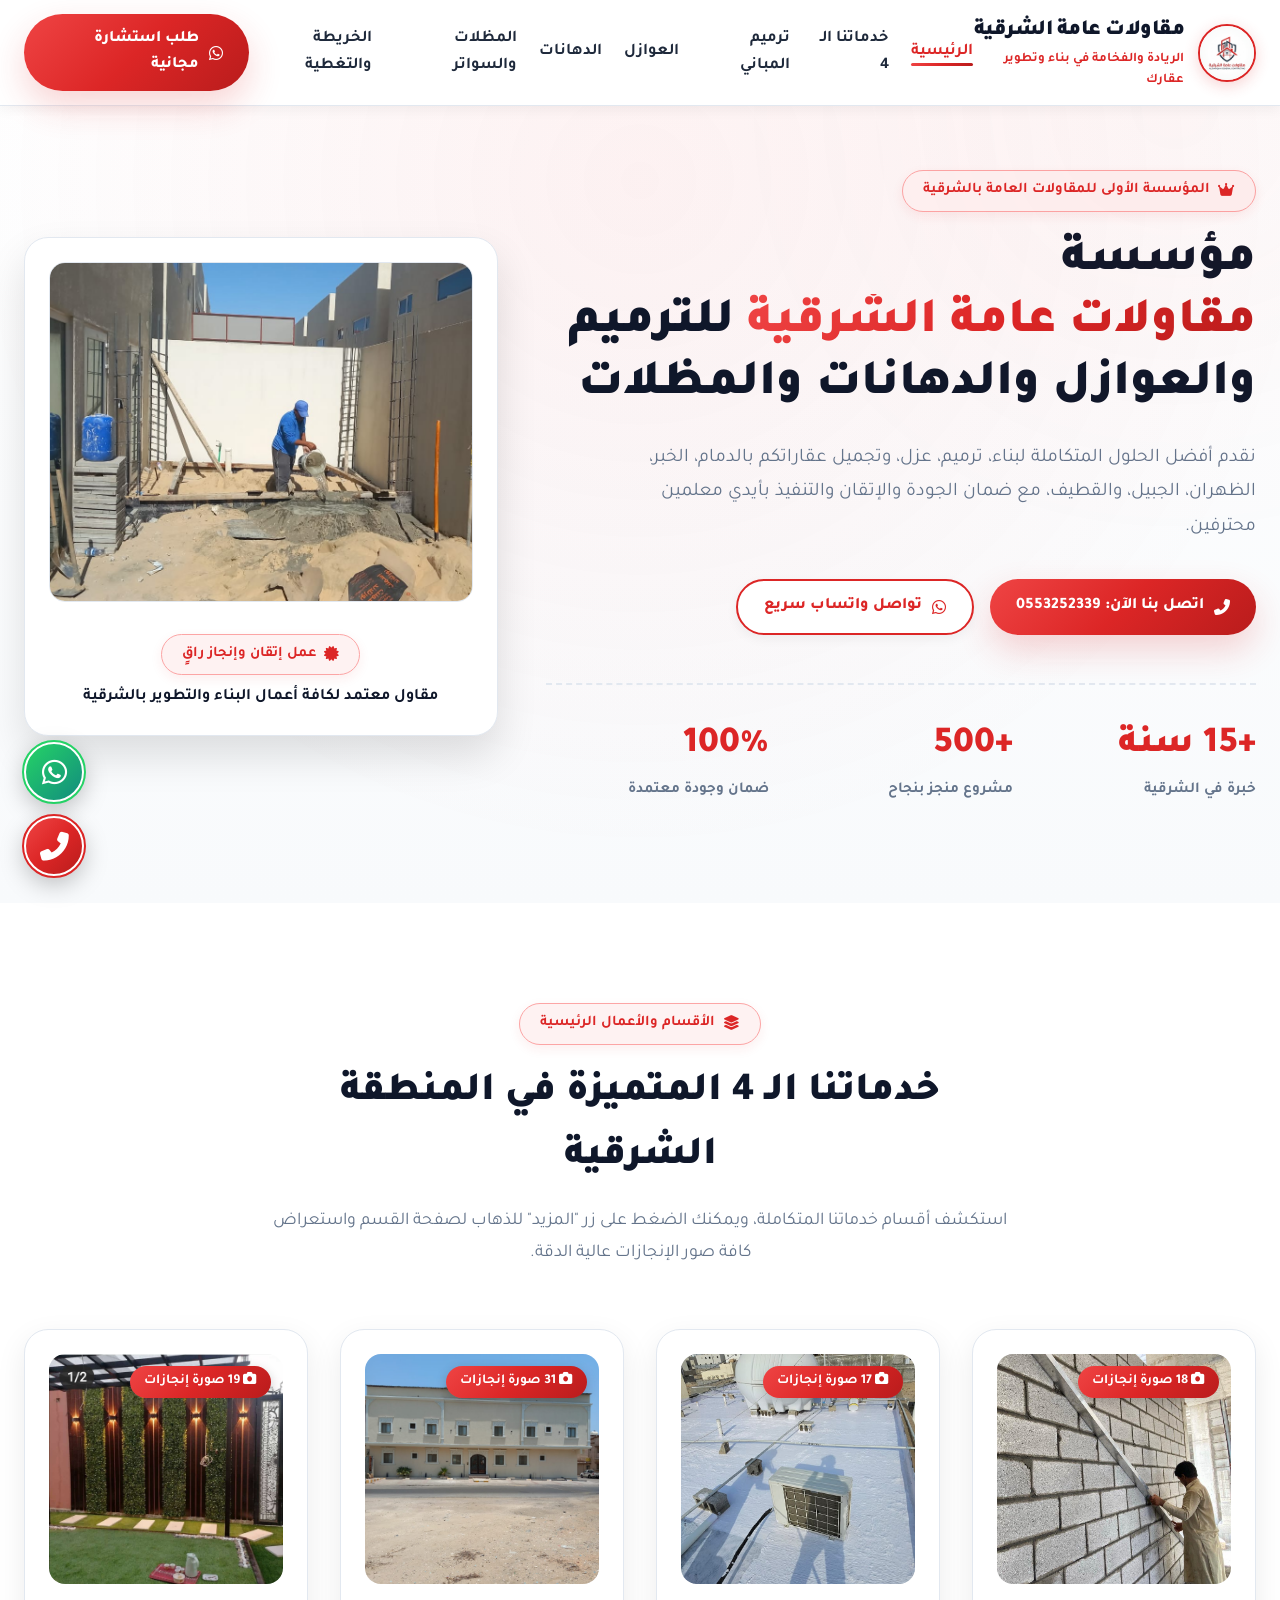
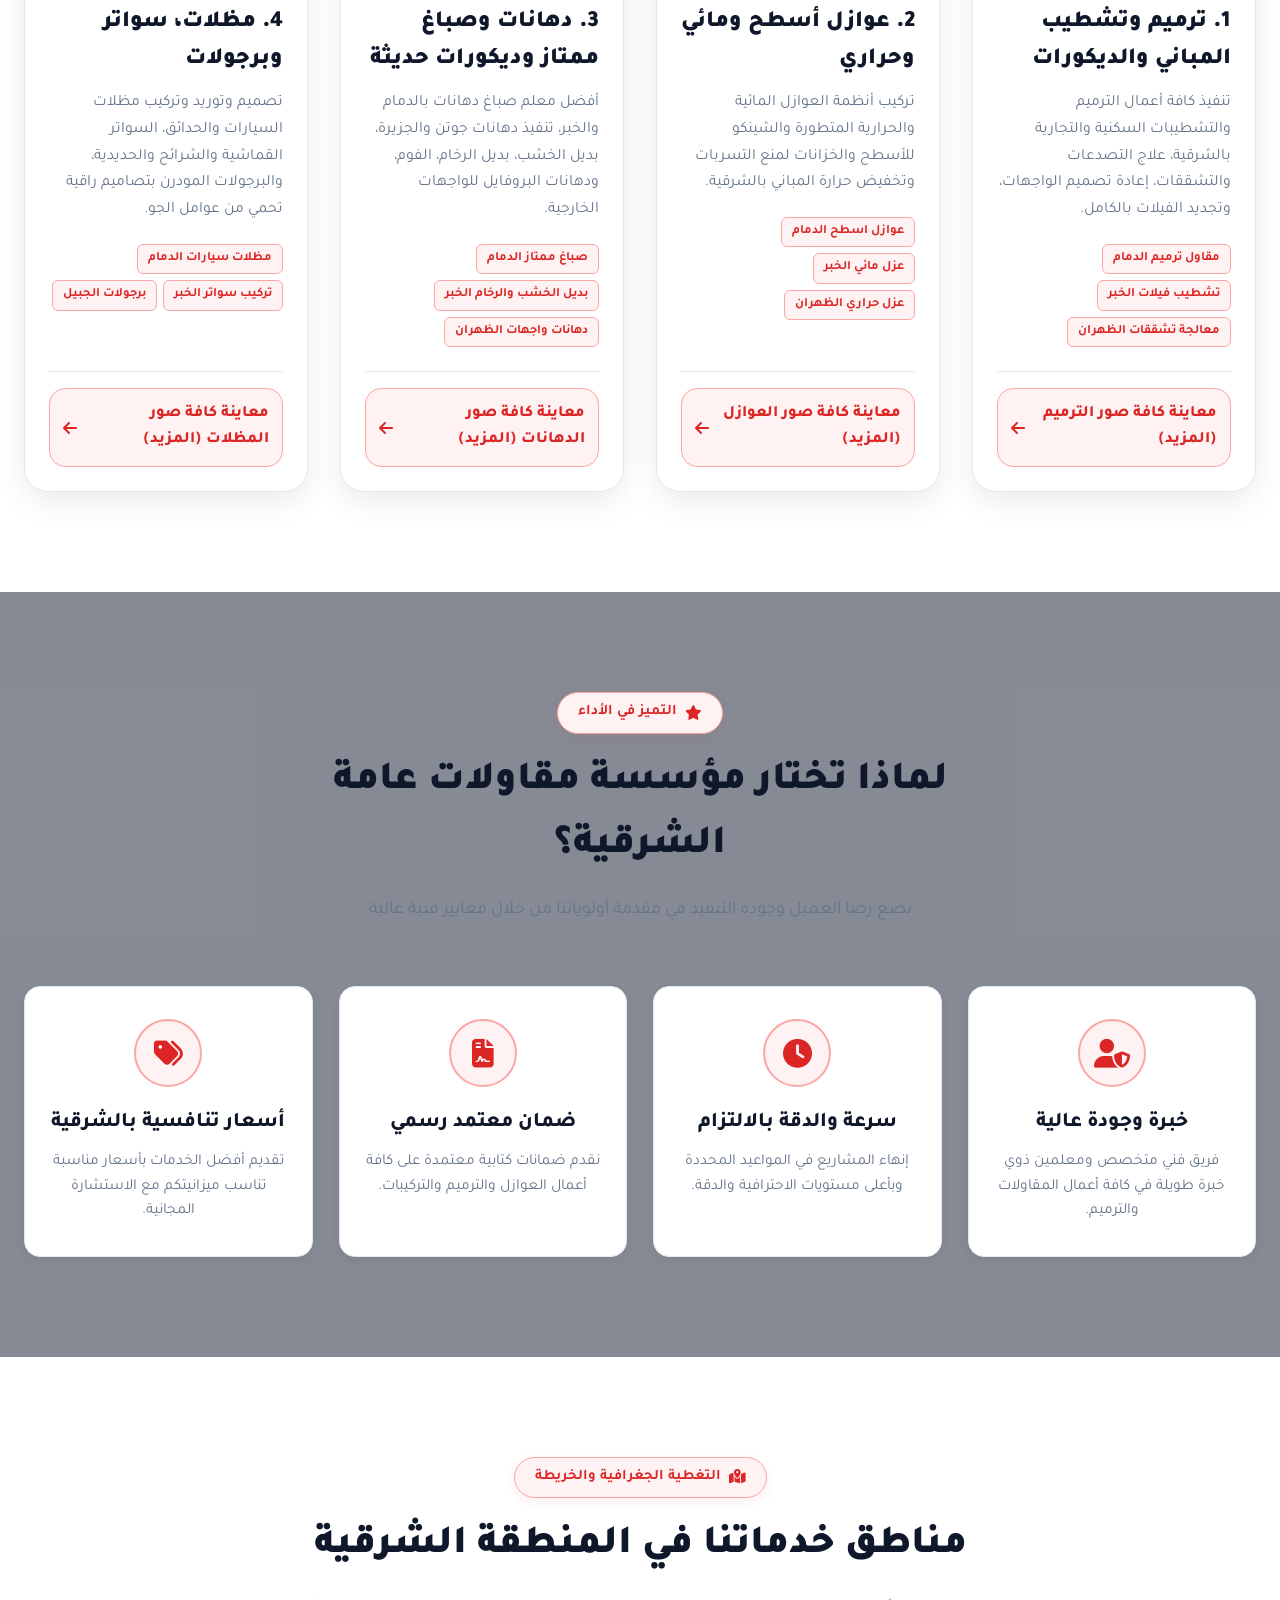
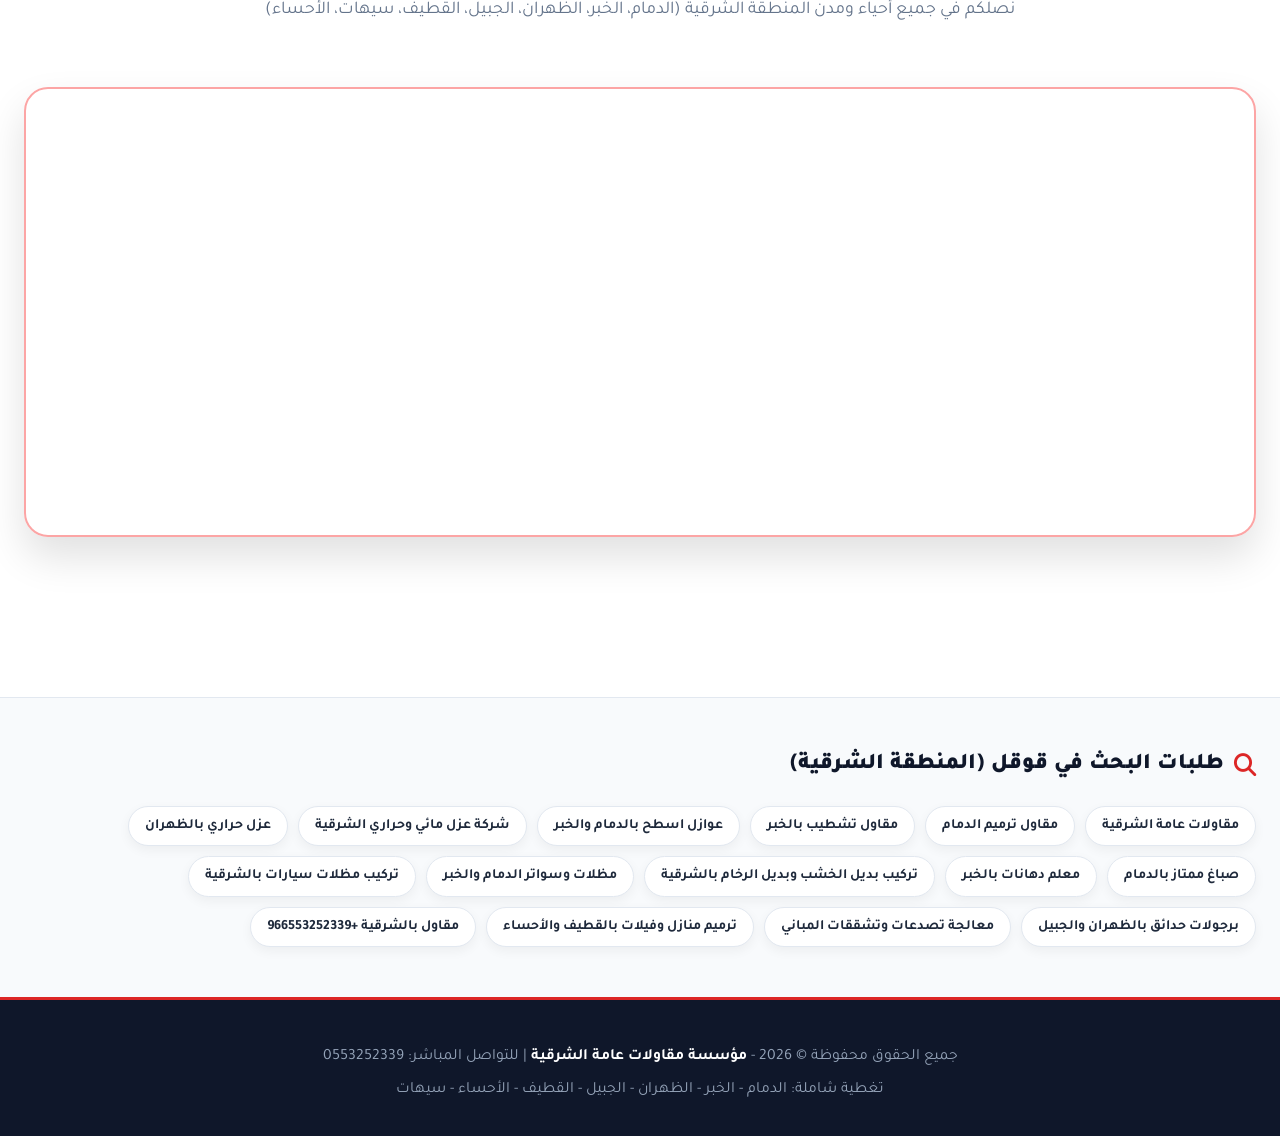
<file: index.html>
<!DOCTYPE html>
<html lang="ar" dir="rtl">
<head>
  <!-- Google Tag Manager -->
<script>(function(w,d,s,l,i){w[l]=w[l]||[];w[l].push({'gtm.start':
new Date().getTime(),event:'gtm.js'});var f=d.getElementsByTagName(s)[0],
j=d.createElement(s),dl=l!='dataLayer'?'&l='+l:'';j.async=true;j.src=
'https://www.googletagmanager.com/gtm.js?id='+i+dl;f.parentNode.insertBefore(j,f);
})(window,document,'script','dataLayer','GTM-MC4LVXMP');</script>
<!-- End Google Tag Manager -->
  <meta charset="UTF-8">
  <meta name="viewport" content="width=device-width, initial-scale=1.0">
  <title>مقاولات عامة الشرقية | ترميم، عوازل، دهانات، مظلات وسواتر بالدمام والخبر</title>
  <meta name="description" content="مؤسسة مقاولات عامة بالشرقية (الدمام، الخبر، الظهران، الجبيل، القطيف). متخصصون في ترميم المباني، عوازل الأسطح والمائي، دهانات وصباغ ممتاز، تركيب مظلات وسواتر بأعلى مواصفات الجودة بضمان معتمد. جوال: 0553252339">
  <meta name="keywords" content="مقاولات عامة الشرقية, مقاول ترميم الدمام, عوازل اسطح بالخبر, صباغ دهانات بالظهران, مظلات وسواتر الجبيل, ترميم مباني القطيف, شركة عوازل اسطح بالشرقية, بديل خشب ورخام الدمام, مقاول بالشرقية 0553252339">
  
  <!-- OpenGraph Meta Tags -->
  <meta property="og:title" content="مؤسسة مقاولات عامة بالشرقية | خبرة وضمان في البناء والترميم">
  <meta property="og:description" content="خدمات المقاولات العامة بالشرقية: ترميم مباني، عوازل مائية وحرارية، دهانات وديكورات، مظلات وسواتر. تواصل معنا: +966553252339">
  <meta property="og:image" content="logo.jpg">
  <meta property="og:type" content="website">

  <!-- Schema.org JSON-LD Structured Data for LocalBusiness -->
  <script type="application/ld+json">
  {
    "@context": "https://schema.org",
    "@type": "GeneralContractor",
    "name": "مؤسسة مقاولات عامة الشرقية",
    "image": "logo.jpg",
    "telephone": "+966553252339",
    "address": {
      "@type": "PostalAddress",
      "addressRegion": "المنطقة الشرقية",
      "addressCountry": "SA"
    },
    "geo": {
      "@type": "GeoCoordinates",
      "latitude": 26.4207,
      "longitude": 50.0888
    },
    "description": "أفضل مقاول بالشرقية لأعمال الترميم، العوازل، الدهانات، والمظلات بالسواتر",
    "areaServed": ["الدمام", "الخبر", "الظهران", "الجبيل", "القطيف", "الأحساء"]
  }
  </script>

  <link rel="stylesheet" href="styles.css">
  <link rel="stylesheet" href="https://cdnjs.cloudflare.com/ajax/libs/font-awesome/6.4.0/css/all.min.css">
</head>
<body>
  <!-- Google Tag Manager (noscript) -->
<noscript><iframe src="https://www.googletagmanager.com/ns.html?id=GTM-MC4LVXMP"
height="0" width="0" style="display:none;visibility:hidden"></iframe></noscript>
<!-- End Google Tag Manager (noscript) -->

  <!-- Fixed Floating Action Buttons -->
  <div class="floating-actions">
    <a href="https://wa.me/966553252339?text=السلام%20عليكم،%20أود%20الاستفسار%20عن%20خدمات%20المقاولات%20بالشرقية" target="_blank" class="float-btn float-whatsapp" title="تواصل عبر الواتساب">
      <i class="fab fa-whatsapp"></i>
      <span class="float-tooltip">تواصل واتساب مباشرة (+966553252339)</span>
    </a>
    <a href="tel:+966553252339" class="float-btn float-phone" title="اتصال مباشر">
      <i class="fas fa-phone-alt"></i>
      <span class="float-tooltip">اتصل بنا الآن (0553252339)</span>
    </a>
  </div>

  <!-- Royal Header -->
  <header>
    <div class="container nav-container">
      <a href="index.html" class="logo-link">
        <img src="logo.jpg" alt="شعار مقاولات عامة الشرقية" class="logo-img">
        <div class="logo-text">
          <h1>مقاولات عامة الشرقية</h1>
          <span>الريادة والفخامة في بناء وتطوير عقارك</span>
        </div>
      </a>
      <ul class="nav-menu">
        <li><a href="#hero" class="active">الرئيسية</a></li>
        <li><a href="#services">خدماتنا الـ 4</a></li>
        <li><a href="renovation.html">ترميم المباني</a></li>
        <li><a href="insulation.html">العوازل</a></li>
        <li><a href="paints.html">الدهانات</a></li>
        <li><a href="shades.html">المظلات والسواتر</a></li>
        <li><a href="#map">الخريطة والتغطية</a></li>
      </ul>
      <div class="header-cta">
        <a href="https://wa.me/966553252339?text=أود%20طلب%20استشارة%20ومعاينة%20مجانية" class="btn btn-gold">
          <i class="fab fa-whatsapp"></i> طلب استشارة مجانية
        </a>
      </div>
      <button class="mobile-toggle" aria-label="القائمة"><i class="fas fa-bars"></i></button>
    </div>
  </header>

  <!-- Hero Section -->
  <section class="hero" id="hero">
    <div class="container hero-grid">
      <div class="hero-content">
        <div class="gold-badge">
          <i class="fas fa-crown"></i> المؤسسة الأولى للمقاولات العامة بالشرقية
        </div>
        <h2>مؤسسة <span class="gold-text">مقاولات عامة الشرقية</span> للترميم والعوازل والدهانات والمظلات</h2>
        <p>نقدم أفضل الحلول المتكاملة لبناء، ترميم، عزل، وتجميل عقاراتكم بالدمام، الخبر، الظهران، الجبيل، والقطيف، مع ضمان الجودة والإتقان والتنفيذ بأيدي معلمين محترفين.</p>

        <div class="hero-actions">
          <a href="tel:+966553252339" class="btn btn-gold">
            <i class="fas fa-phone-alt"></i> اتصل بنا الآن: 0553252339
          </a>
          <a href="https://wa.me/966553252339?text=مرحباً،%20أرغب%20في%20طلب%20تسعيرة" class="btn btn-outline">
            <i class="fab fa-whatsapp"></i> تواصل واتساب سريع
          </a>
        </div>

        <div class="hero-stats">
          <div class="stat-item">
            <h4>+15 سنة</h4>
            <p>خبرة في الشرقية</p>
          </div>
          <div class="stat-item">
            <h4>+500</h4>
            <p>مشروع منجز بنجاح</p>
          </div>
          <div class="stat-item">
            <h4>100%</h4>
            <p>ضمان وجودة معتمدة</p>
          </div>
        </div>
      </div>

      <div class="hero-card glass">
        <img src="صور الترميم/IMG-20260917-WA0235.jpg" alt="إنجازات مقاولات الشرقية">
        <div class="gold-badge"><i class="fas fa-certificate"></i> عمل إتقان وإنجاز راقٍ</div>
        <h4 style="margin-top: 10px; color: var(--dark-heading);">مقاول معتمد لكافة أعمال البناء والتطوير بالشرقية</h4>
      </div>
    </div>
  </section>

  <!-- Services Section (4 Main Sections) -->
  <section class="section" id="services">
    <div class="container">
      <div class="section-header">
        <div class="gold-badge"><i class="fas fa-layer-group"></i> الأقسام والأعمال الرئيسية</div>
        <h3>خدماتنا الـ 4 المتميزة في المنطقة الشرقية</h3>
        <p>استكشف أقسام خدماتنا المتكاملة، ويمكنك الضغط على زر "المزيد" للذهاب لصفحة القسم واستعراض كافة صور الإنجازات عالية الدقة.</p>
      </div>

      <div class="services-grid">
        
        <!-- Section 1: الترميم -->
        <div class="service-card">
          <div class="service-img-wrapper">
            <img src="صور الترميم/IMG-20260917-WA0243.jpg" alt="ترميم وتشطيب المباني والديكورات">
            <div class="service-badge"><i class="fas fa-camera"></i> 18 صورة إنجازات</div>
          </div>
          <div class="service-content">
            <h4 class="service-title">1. ترميم وتشطيب المباني والديكورات</h4>
            <p class="service-desc">تنفيذ كافة أعمال الترميم والتشطيبات السكنية والتجارية بالشرقية، علاج التصدعات والتشققات، إعادة تصميم الواجهات، وتجديد الفيلات بالكامل.</p>
            <div class="service-keywords">
              <span class="kw-tag">مقاول ترميم الدمام</span>
              <span class="kw-tag">تشطيب فيلات الخبر</span>
              <span class="kw-tag">معالجة تشققات الظهران</span>
            </div>
            <div class="service-card-footer">
              <a href="renovation.html" class="btn-more">
                معاينة كافة صور الترميم (المزيد) <i class="fas fa-arrow-left"></i>
              </a>
            </div>
          </div>
        </div>

        <!-- Section 2: العوازل -->
        <div class="service-card">
          <div class="service-img-wrapper">
            <img src="صور العوازل/IMG-20260927-WA0041.jpg" alt="عوازل أسطح ومائي وحراري">
            <div class="service-badge"><i class="fas fa-camera"></i> 17 صورة إنجازات</div>
          </div>
          <div class="service-content">
            <h4 class="service-title">2. عوازل أسطح ومائي وحراري</h4>
            <p class="service-desc">تركيب أنظمة العوازل المائية والحرارية المتطورة والشينكو للأسطح والخزانات لمنع التسربات وتخفيض حرارة المباني بالشرقية.</p>
            <div class="service-keywords">
              <span class="kw-tag">عوازل اسطح الدمام</span>
              <span class="kw-tag">عزل مائي الخبر</span>
              <span class="kw-tag">عزل حراري الظهران</span>
            </div>
            <div class="service-card-footer">
              <a href="insulation.html" class="btn-more">
                معاينة كافة صور العوازل (المزيد) <i class="fas fa-arrow-left"></i>
              </a>
            </div>
          </div>
        </div>

        <!-- Section 3: الدهانات والصباغ -->
        <div class="service-card">
          <div class="service-img-wrapper">
            <img src="صور صباغ دهانات/IMG-20260917-WA0218.jpg" alt="دهانات وصباغ ممتاز وديكورات">
            <div class="service-badge"><i class="fas fa-camera"></i> 31 صورة إنجازات</div>
          </div>
          <div class="service-content">
            <h4 class="service-title">3. دهانات وصباغ ممتاز وديكورات حديثة</h4>
            <p class="service-desc">أفضل معلم صباغ دهانات بالدمام والخبر، تنفيذ دهانات جوتن والجزيرة، بديل الخشب، بديل الرخام، الفوم، ودهانات البروفايل للواجهات الخارجية.</p>
            <div class="service-keywords">
              <span class="kw-tag">صباغ ممتاز الدمام</span>
              <span class="kw-tag">بديل الخشب والرخام الخبر</span>
              <span class="kw-tag">دهانات واجهات الظهران</span>
            </div>
            <div class="service-card-footer">
              <a href="paints.html" class="btn-more">
                معاينة كافة صور الدهانات (المزيد) <i class="fas fa-arrow-left"></i>
              </a>
            </div>
          </div>
        </div>

        <!-- Section 4: المظلات والسواتر -->
        <div class="service-card">
          <div class="service-img-wrapper">
            <img src="صور مظلات وسواتر/IMG-20260917-WA0186.jpg" alt="مظلات وسواتر وبرجولات">
            <div class="service-badge"><i class="fas fa-camera"></i> 19 صورة إنجازات</div>
          </div>
          <div class="service-content">
            <h4 class="service-title">4. مظلات، سواتر وبرجولات</h4>
            <p class="service-desc">تصميم وتوريد وتركيب مظلات السيارات والحدائق، السواتر القماشية والشرائح والحديدية، والبرجولات المودرن بتصاميم راقية تحمي من عوامل الجو.</p>
            <div class="service-keywords">
              <span class="kw-tag">مظلات سيارات الدمام</span>
              <span class="kw-tag">تركيب سواتر الخبر</span>
              <span class="kw-tag">برجولات الجبيل</span>
            </div>
            <div class="service-card-footer">
              <a href="shades.html" class="btn-more">
                معاينة كافة صور المظلات (المزيد) <i class="fas fa-arrow-left"></i>
              </a>
            </div>
          </div>
        </div>

      </div>
    </div>
  </section>

  <!-- Features Section -->
  <section class="section" style="background: rgba(15, 23, 42, 0.5);">
    <div class="container">
      <div class="section-header">
        <div class="gold-badge"><i class="fas fa-star"></i> التميز في الأداء</div>
        <h3>لماذا تختار مؤسسة مقاولات عامة الشرقية؟</h3>
        <p>نضع رضا العميل وجودة التنفيذ في مقدمة أولوياتنا من خلال معايير فنية عالية</p>
      </div>

      <div class="features-grid">
        <div class="feature-box">
          <div class="feature-icon"><i class="fas fa-user-shield"></i></div>
          <h4>خبرة وجودة عالية</h4>
          <p>فريق فني متخصص ومعلمين ذوي خبرة طويلة في كافة أعمال المقاولات والترميم.</p>
        </div>

        <div class="feature-box">
          <div class="feature-icon"><i class="fas fa-clock"></i></div>
          <h4>سرعة والدقة بالالتزام</h4>
          <p>إنهاء المشاريع في المواعيد المحددة وبأعلى مستويات الاحترافية والدقة.</p>
        </div>

        <div class="feature-box">
          <div class="feature-icon"><i class="fas fa-file-contract"></i></div>
          <h4>ضمان معتمد رسمي</h4>
          <p>نقدم ضمانات كتابية معتمدة على كافة أعمال العوازل والترميم والتركيبات.</p>
        </div>

        <div class="feature-box">
          <div class="feature-icon"><i class="fas fa-tags"></i></div>
          <h4>أسعار تنافسية بالشرقية</h4>
          <p>تقديم أفضل الخدمات بأسعار مناسبة تناسب ميزانيتكم مع الاستشارة المجانية.</p>
        </div>
      </div>
    </div>
  </section>

  <!-- Map Section (الشرقية / الدمام والخبر) -->
  <section class="section" id="map">
    <div class="container">
      <div class="section-header">
        <div class="gold-badge"><i class="fas fa-map-marked-alt"></i> التغطية الجغرافية والخريطة</div>
        <h3>مناطق خدماتنا في المنطقة الشرقية</h3>
        <p>نصلكم في جميع أحياء ومدن المنطقة الشرقية (الدمام، الخبر، الظهران، الجبيل، القطيف، سيهات، الأحساء)</p>
      </div>

      <div class="map-container">
        <!-- Interactive Embedded Google Map centered on Eastern Province (Dammam / Khobar) -->
        <iframe 
          src="https://www.google.com/maps/embed?pb=!1m18!1m12!1m3!1d228800.67295713444!2d50.050000000000004!3d26.390000000000004!2m3!1f0!2f0!3f0!3m2!1i1024!2i768!4f13.1!3m3!1m2!1s0x3e49fd68b5883b13%3A0x411e74f8806283b6!2z2KfZhNmF2YbgtNmB2Kkg2KfZhNi02LHZgtmK2KksINin2YTYo9iz2K3Yp9ih!5e0!3m2!1sar!2ssa!4v1700000000000!5m2!1sar!2ssa" 
          width="100%" 
          height="100%" 
          style="border:0;" 
          allowfullscreen="" 
          loading="lazy" 
          referrerpolicy="no-referrer-when-downgrade"
          title="خريطة مقاولات عامة الشرقية">
        </iframe>
      </div>
    </div>
  </section>

  <!-- SEO Tags Section (طلبات البحث في قوقل) -->
  <section class="seo-section">
    <div class="container">
      <div class="seo-title">
        <i class="fas fa-search"></i> طلبات البحث في قوقل (المنطقة الشرقية)
      </div>
      <div class="seo-keywords-list">
        <a href="renovation.html" class="seo-tag">مقاولات عامة الشرقية</a>
        <a href="renovation.html" class="seo-tag">مقاول ترميم الدمام</a>
        <a href="renovation.html" class="seo-tag">مقاول تشطيب بالخبر</a>
        <a href="insulation.html" class="seo-tag">عوازل اسطح بالدمام والخبر</a>
        <a href="insulation.html" class="seo-tag">شركة عزل مائي وحراري الشرقية</a>
        <a href="insulation.html" class="seo-tag">عزل حراري بالظهران</a>
        <a href="paints.html" class="seo-tag">صباغ ممتاز بالدمام</a>
        <a href="paints.html" class="seo-tag">معلم دهانات بالخبر</a>
        <a href="paints.html" class="seo-tag">تركيب بديل الخشب وبديل الرخام بالشرقية</a>
        <a href="shades.html" class="seo-tag">مظلات وسواتر الدمام والخبر</a>
        <a href="shades.html" class="seo-tag">تركيب مظلات سيارات بالشرقية</a>
        <a href="shades.html" class="seo-tag">برجولات حدائق بالظهران والجبيل</a>
        <a href="renovation.html" class="seo-tag">معالجة تصدعات وتشققات المباني</a>
        <a href="renovation.html" class="seo-tag">ترميم منازل وفيلات بالقطيف والأحساء</a>
        <a href="tel:+966553252339" class="seo-tag">مقاول بالشرقية +966553252339</a>
      </div>
    </div>
  </section>

  <!-- Footer -->
  <footer>
    <div class="container">
      <p>جميع الحقوق محفوظة © 2026 - <strong>مؤسسة مقاولات عامة الشرقية</strong> | للتواصل المباشر: 0553252339</p>
      <p style="color: #94A3B8;">تغطية شاملة: الدمام - الخبر - الظهران - الجبيل - القطيف - الأحساء - سيهات</p>
    </div>
  </footer>

  <script src="app.js"></script>
</body>
</html>
</file>
<file: styles.css>
/* 
  Ultra-Modern Luxury Red & White Design System for General Contracting
  Theme: Clean White Backgrounds, Vibrant Crimson Red Buttons & Accents, Charcoal Text
*/

@import url('https://fonts.googleapis.com/css2?family=Tajawal:wght@300;400;500;700;800;900&display=swap');

:root {
  --bg-primary: #FFFFFF;
  --bg-secondary: #F8FAFC;
  --bg-card: #FFFFFF;
  --bg-card-hover: #FFFFFF;
  
  --red-primary: #DC2626;
  --red-light: #EF4444;
  --red-dark: #B91C1C;
  --red-soft: #FEF2F2;
  --red-border: #FCA5A5;
  --red-gradient: linear-gradient(135deg, #EF4444 0%, #DC2626 50%, #B91C1C 100%);
  --red-glow: 0 10px 30px rgba(220, 38, 38, 0.35);
  
  --dark-heading: #0F172A;
  --text-main: #1E293B;
  --text-muted: #64748B;
  --text-red: #DC2626;
  
  --border-light: #E2E8F0;
  --border-red: rgba(220, 38, 38, 0.25);
  
  --radius-sm: 8px;
  --radius-md: 16px;
  --radius-lg: 24px;
  --radius-full: 9999px;
  
  --shadow-sm: 0 4px 12px rgba(0, 0, 0, 0.05);
  --shadow-md: 0 10px 30px rgba(0, 0, 0, 0.08);
  --shadow-lg: 0 20px 40px rgba(0, 0, 0, 0.12);
  --shadow-red: 0 15px 35px rgba(220, 38, 38, 0.2);
  
  --transition: all 0.35s cubic-bezier(0.4, 0, 0.2, 1);
}

* {
  margin: 0;
  padding: 0;
  box-sizing: border-box;
  font-family: 'Tajawal', sans-serif;
  scroll-behavior: smooth;
}

body {
  background-color: var(--bg-primary);
  color: var(--text-main);
  direction: rtl;
  text-align: right;
  overflow-x: hidden;
  line-height: 1.6;
}

/* Custom Scrollbar */
::-webkit-scrollbar {
  width: 10px;
}
::-webkit-scrollbar-track {
  background: #F1F5F9;
}
::-webkit-scrollbar-thumb {
  background: var(--red-primary);
  border-radius: 5px;
}
::-webkit-scrollbar-thumb:hover {
  background: var(--red-dark);
}

/* Container */
.container {
  max-width: 1280px;
  margin: 0 auto;
  padding: 0 24px;
}

/* Glassmorphism Effect for Light Theme */
.glass {
  background: rgba(255, 255, 255, 0.95);
  backdrop-filter: blur(12px);
  -webkit-backdrop-filter: blur(12px);
  border: 1px solid var(--border-light);
  border-radius: var(--radius-md);
  box-shadow: var(--shadow-md);
}

/* Red Gradient & Text */
.gold-text, .red-text {
  background: var(--red-gradient);
  -webkit-background-clip: text;
  -webkit-text-fill-color: transparent;
  display: inline-block;
}

.gold-badge, .red-badge {
  display: inline-flex;
  align-items: center;
  gap: 8px;
  background: var(--red-soft);
  border: 1px solid var(--red-border);
  color: var(--red-primary);
  padding: 8px 20px;
  border-radius: var(--radius-full);
  font-size: 0.92rem;
  font-weight: 700;
  box-shadow: 0 4px 12px rgba(220, 38, 38, 0.08);
}

/* Header & Nav */
header {
  position: fixed;
  top: 0;
  left: 0;
  width: 100%;
  z-index: 1000;
  transition: var(--transition);
  padding: 14px 0;
  background: rgba(255, 255, 255, 0.95);
  backdrop-filter: blur(16px);
  border-bottom: 1px solid var(--border-light);
  box-shadow: var(--shadow-sm);
}

.nav-container {
  display: flex;
  align-items: center;
  justify-content: space-between;
}

.logo-link {
  display: flex;
  align-items: center;
  gap: 14px;
  text-decoration: none;
}

.logo-img {
  width: 58px;
  height: 58px;
  border-radius: 50%;
  border: 2px solid var(--red-primary);
  box-shadow: 0 4px 15px rgba(220, 38, 38, 0.2);
  object-fit: cover;
  background: #fff;
}

.logo-text h1 {
  font-size: 1.35rem;
  font-weight: 900;
  color: var(--dark-heading);
  letter-spacing: -0.5px;
}

.logo-text span {
  font-size: 0.82rem;
  color: var(--red-primary);
  font-weight: 700;
  display: block;
}

.nav-menu {
  display: flex;
  align-items: center;
  gap: 22px;
  list-style: none;
}

.nav-menu a {
  color: var(--text-main);
  text-decoration: none;
  font-weight: 700;
  font-size: 1.02rem;
  transition: var(--transition);
  position: relative;
  padding: 6px 0;
}

.nav-menu a:hover,
.nav-menu a.active {
  color: var(--red-primary);
}

.nav-menu a::after {
  content: '';
  position: absolute;
  bottom: 0;
  right: 0;
  width: 0%;
  height: 3px;
  border-radius: 2px;
  background: var(--red-gradient);
  transition: var(--transition);
}

.nav-menu a:hover::after,
.nav-menu a.active::after {
  width: 100%;
}

.header-cta {
  display: flex;
  align-items: center;
  gap: 12px;
}

/* Button Styles - Red Primary & Outline */
.btn {
  display: inline-flex;
  align-items: center;
  justify-content: center;
  gap: 10px;
  padding: 13px 26px;
  border-radius: var(--radius-full);
  font-weight: 800;
  font-size: 1rem;
  text-decoration: none;
  cursor: pointer;
  transition: var(--transition);
  border: none;
}

/* Map btn-gold to luxury red button */
.btn-gold, .btn-red {
  background: var(--red-gradient);
  color: #FFFFFF !important;
  box-shadow: var(--shadow-red);
}

.btn-gold:hover, .btn-red:hover {
  transform: translateY(-3px);
  box-shadow: 0 12px 30px rgba(220, 38, 38, 0.45);
  background: linear-gradient(135deg, #DC2626 0%, #B91C1C 100%);
}

.btn-outline {
  background: #FFFFFF;
  border: 2px solid var(--red-primary);
  color: var(--red-primary) !important;
  box-shadow: var(--shadow-sm);
}

.btn-outline:hover {
  background: var(--red-primary);
  color: #FFFFFF !important;
  transform: translateY(-3px);
  box-shadow: var(--shadow-red);
}

/* Mobile Toggle */
.mobile-toggle {
  display: none;
  background: none;
  border: none;
  color: var(--red-primary);
  font-size: 1.8rem;
  cursor: pointer;
}

/* Hero Section */
.hero {
  padding: 170px 0 100px;
  position: relative;
  background: radial-gradient(circle at 50% 20%, rgba(239, 68, 68, 0.07) 0%, rgba(248, 250, 252, 0) 70%),
              linear-gradient(180deg, #FFFFFF 0%, #F8FAFC 100%);
  overflow: hidden;
}

.hero::before {
  content: '';
  position: absolute;
  top: -120px;
  right: -120px;
  width: 450px;
  height: 450px;
  background: var(--red-primary);
  opacity: 0.05;
  filter: blur(140px);
  border-radius: 50%;
}

.hero-grid {
  display: grid;
  grid-template-columns: 1.2fr 0.8fr;
  gap: 48px;
  align-items: center;
}

.hero-content h2 {
  font-size: 3.1rem;
  font-weight: 900;
  line-height: 1.25;
  margin: 20px 0 24px;
  color: var(--dark-heading);
}

.hero-content p {
  font-size: 1.2rem;
  color: var(--text-muted);
  margin-bottom: 34px;
  max-width: 630px;
  line-height: 1.8;
}

.hero-actions {
  display: flex;
  gap: 16px;
  flex-wrap: wrap;
  margin-bottom: 48px;
}

.hero-stats {
  display: grid;
  grid-template-columns: repeat(3, 1fr);
  gap: 20px;
  padding-top: 32px;
  border-top: 2px dashed var(--border-light);
}

.stat-item h4 {
  font-size: 2.3rem;
  font-weight: 900;
  color: var(--red-primary);
}

.stat-item p {
  font-size: 0.95rem;
  color: var(--text-muted);
  font-weight: 600;
  margin: 0;
}

.hero-card {
  position: relative;
  padding: 24px;
  border-radius: var(--radius-lg);
  background: #FFFFFF;
  border: 1px solid var(--border-light);
  box-shadow: var(--shadow-lg);
  text-align: center;
  transition: var(--transition);
}

.hero-card:hover {
  transform: translateY(-6px);
  box-shadow: var(--shadow-red);
  border-color: var(--red-border);
}

.hero-card img {
  width: 100%;
  height: 340px;
  object-fit: cover;
  border-radius: var(--radius-md);
  margin-bottom: 20px;
  border: 1px solid var(--border-light);
}

/* Services Section */
.section {
  padding: 100px 0;
  position: relative;
}

.section-header {
  text-align: center;
  max-width: 750px;
  margin: 0 auto 60px;
}

.section-header h3 {
  font-size: 2.5rem;
  font-weight: 900;
  margin: 16px 0;
  color: var(--dark-heading);
}

.section-header p {
  color: var(--text-muted);
  font-size: 1.12rem;
  line-height: 1.8;
}

.services-grid {
  display: grid;
  grid-template-columns: repeat(auto-fit, minmax(280px, 1fr));
  gap: 32px;
}

.service-card {
  position: relative;
  padding: 24px;
  border-radius: var(--radius-lg);
  background: #FFFFFF;
  border: 1px solid var(--border-light);
  box-shadow: var(--shadow-md);
  transition: var(--transition);
  display: flex;
  flex-direction: column;
  height: 100%;
}

.service-card:hover {
  transform: translateY(-8px);
  border-color: var(--red-primary);
  box-shadow: var(--shadow-red);
}

.service-img-wrapper {
  position: relative;
  height: 230px;
  border-radius: var(--radius-md);
  overflow: hidden;
  margin-bottom: 20px;
}

.service-img-wrapper img {
  width: 100%;
  height: 100%;
  object-fit: cover;
  transition: transform 0.6s ease;
}

.service-card:hover .service-img-wrapper img {
  transform: scale(1.08);
}

.service-badge {
  position: absolute;
  top: 12px;
  right: 12px;
  background: var(--red-gradient);
  color: #FFFFFF;
  padding: 5px 14px;
  border-radius: var(--radius-full);
  font-size: 0.85rem;
  font-weight: 700;
  box-shadow: 0 4px 12px rgba(0, 0, 0, 0.2);
}

.service-content {
  flex-grow: 1;
  display: flex;
  flex-direction: column;
}

.service-title {
  font-size: 1.45rem;
  font-weight: 900;
  margin-bottom: 12px;
  color: var(--dark-heading);
}

.service-desc {
  color: var(--text-muted);
  font-size: 0.98rem;
  margin-bottom: 20px;
  line-height: 1.7;
}

.service-keywords {
  display: flex;
  flex-wrap: wrap;
  gap: 6px;
  margin-bottom: 24px;
}

.kw-tag {
  background: var(--red-soft);
  border: 1px solid var(--red-border);
  color: var(--red-primary);
  font-size: 0.8rem;
  font-weight: 700;
  padding: 4px 10px;
  border-radius: 6px;
}

.service-card-footer {
  margin-top: auto;
  padding-top: 16px;
  border-top: 1px solid var(--border-light);
  display: flex;
  align-items: center;
  justify-content: space-between;
}

.btn-more {
  width: 100%;
  display: flex;
  align-items: center;
  justify-content: center;
  gap: 8px;
  padding: 13px;
  background: var(--red-soft);
  border: 1.5px solid var(--red-border);
  color: var(--red-primary);
  border-radius: var(--radius-md);
  font-weight: 800;
  text-decoration: none;
  transition: var(--transition);
}

.btn-more:hover {
  background: var(--red-gradient);
  color: #FFFFFF;
  border-color: transparent;
  box-shadow: var(--shadow-red);
}

/* Features / Why Choose Us */
.features-grid {
  display: grid;
  grid-template-columns: repeat(auto-fit, minmax(260px, 1fr));
  gap: 26px;
}

.feature-box {
  padding: 32px 26px;
  background: #FFFFFF;
  border: 1px solid var(--border-light);
  border-radius: var(--radius-md);
  box-shadow: var(--shadow-sm);
  transition: var(--transition);
  text-align: center;
}

.feature-box:hover {
  border-color: var(--red-primary);
  transform: translateY(-6px);
  box-shadow: var(--shadow-md);
}

.feature-icon {
  width: 68px;
  height: 68px;
  margin: 0 auto 20px;
  background: var(--red-soft);
  border: 2px solid var(--red-border);
  border-radius: 50%;
  display: flex;
  align-items: center;
  justify-content: center;
  font-size: 1.8rem;
  color: var(--red-primary);
  transition: var(--transition);
}

.feature-box:hover .feature-icon {
  background: var(--red-gradient);
  color: #FFFFFF;
  border-color: transparent;
}

.feature-box h4 {
  font-size: 1.3rem;
  font-weight: 800;
  color: var(--dark-heading);
  margin-bottom: 10px;
}

.feature-box p {
  color: var(--text-muted);
  font-size: 0.96rem;
  line-height: 1.6;
}

/* Interactive Map Section */
.map-container {
  width: 100%;
  height: 450px;
  border-radius: var(--radius-lg);
  overflow: hidden;
  border: 2px solid var(--red-border);
  box-shadow: var(--shadow-lg);
  margin-top: 32px;
}

.map-container iframe {
  width: 100%;
  height: 100%;
  border: none;
}

/* Detailed Page / Gallery Styles */
.page-header {
  padding: 150px 0 60px;
  background: linear-gradient(180deg, #FFFFFF 0%, #F8FAFC 100%);
  border-bottom: 1px solid var(--border-light);
  text-align: center;
}

.page-header h1 {
  font-size: 2.8rem;
  font-weight: 900;
  margin-bottom: 16px;
  color: var(--dark-heading);
}

.page-header p {
  color: var(--text-muted);
  font-size: 1.15rem;
  max-width: 720px;
  margin: 0 auto 28px;
  line-height: 1.8;
}

.gallery-grid {
  display: grid;
  grid-template-columns: repeat(auto-fill, minmax(280px, 1fr));
  gap: 24px;
  padding: 40px 0;
}

.gallery-item {
  position: relative;
  height: 270px;
  border-radius: var(--radius-md);
  overflow: hidden;
  border: 1px solid var(--border-light);
  box-shadow: var(--shadow-sm);
  cursor: pointer;
  transition: var(--transition);
}

.gallery-item img {
  width: 100%;
  height: 100%;
  object-fit: cover;
  transition: transform 0.5s ease;
}

.gallery-item:hover {
  border-color: var(--red-primary);
  box-shadow: var(--shadow-red);
}

.gallery-item:hover img {
  transform: scale(1.1);
}

.gallery-overlay {
  position: absolute;
  inset: 0;
  background: linear-gradient(to top, rgba(15, 23, 42, 0.85) 0%, transparent 60%);
  display: flex;
  align-items: flex-end;
  padding: 20px;
  opacity: 0;
  transition: var(--transition);
}

.gallery-item:hover .gallery-overlay {
  opacity: 1;
}

.gallery-overlay-btn {
  background: var(--red-gradient);
  color: #FFFFFF;
  border: none;
  padding: 9px 18px;
  border-radius: var(--radius-full);
  font-weight: 800;
  font-size: 0.9rem;
  display: flex;
  align-items: center;
  gap: 6px;
  box-shadow: 0 4px 15px rgba(0, 0, 0, 0.3);
}

/* Lightbox Modal */
.lightbox-modal {
  display: none;
  position: fixed;
  inset: 0;
  z-index: 2000;
  background: rgba(15, 23, 42, 0.92);
  backdrop-filter: blur(16px);
  align-items: center;
  justify-content: center;
  padding: 20px;
}

.lightbox-modal.active {
  display: flex;
}

.lightbox-content {
  position: relative;
  max-width: 90vw;
  max-height: 85vh;
  display: flex;
  flex-direction: column;
  align-items: center;
}

.lightbox-img {
  max-width: 100%;
  max-height: 75vh;
  object-fit: contain;
  border-radius: var(--radius-md);
  border: 3px solid var(--red-primary);
  box-shadow: 0 15px 50px rgba(0, 0, 0, 0.8);
}

.lightbox-close {
  position: absolute;
  top: -50px;
  left: 0;
  background: rgba(255, 255, 255, 0.15);
  border: 1px solid var(--red-primary);
  color: #FFFFFF;
  width: 42px;
  height: 42px;
  border-radius: 50%;
  font-size: 1.5rem;
  cursor: pointer;
  display: flex;
  align-items: center;
  justify-content: center;
  transition: var(--transition);
}

.lightbox-close:hover {
  background: var(--red-primary);
  color: #FFFFFF;
}

.lightbox-nav {
  position: absolute;
  top: 50%;
  transform: translateY(-50%);
  width: 100%;
  display: flex;
  justify-content: space-between;
  padding: 0 20px;
  pointer-events: none;
}

.lightbox-arrow {
  pointer-events: auto;
  width: 52px;
  height: 52px;
  border-radius: 50%;
  background: rgba(15, 23, 42, 0.85);
  border: 2px solid var(--red-primary);
  color: #FFFFFF;
  font-size: 1.4rem;
  cursor: pointer;
  display: flex;
  align-items: center;
  justify-content: center;
  transition: var(--transition);
}

.lightbox-arrow:hover {
  background: var(--red-gradient);
  color: #FFFFFF;
}

.lightbox-counter {
  margin-top: 16px;
  color: #FFFFFF;
  font-weight: 800;
  font-size: 1.15rem;
}

/* Floating Action Buttons */
.floating-actions {
  position: fixed;
  bottom: 24px;
  left: 24px;
  z-index: 999;
  display: flex;
  flex-direction: column;
  gap: 14px;
}

.float-btn {
  width: 60px;
  height: 60px;
  border-radius: 50%;
  display: flex;
  align-items: center;
  justify-content: center;
  color: #FFFFFF;
  font-size: 1.8rem;
  text-decoration: none;
  box-shadow: 0 8px 24px rgba(0, 0, 0, 0.25);
  transition: var(--transition);
  position: relative;
}

.float-btn:hover {
  transform: scale(1.12);
}

.float-whatsapp {
  background: linear-gradient(135deg, #25D366 0%, #128C7E 100%);
  border: 2px solid #FFFFFF;
}

.float-whatsapp::before {
  content: '';
  position: absolute;
  inset: -4px;
  border-radius: 50%;
  border: 2px solid #25D366;
  animation: pulse 2s infinite;
}

.float-phone {
  background: var(--red-gradient);
  color: #FFFFFF;
  border: 2px solid #FFFFFF;
}

.float-phone::before {
  content: '';
  position: absolute;
  inset: -4px;
  border-radius: 50%;
  border: 2px solid var(--red-primary);
  animation: pulse 2s infinite 0.5s;
}

@keyframes pulse {
  0% { transform: scale(1); opacity: 0.8; }
  100% { transform: scale(1.4); opacity: 0; }
}

.float-tooltip {
  position: absolute;
  right: 72px;
  background: var(--dark-heading);
  border: 1px solid var(--red-border);
  color: #FFFFFF;
  padding: 7px 14px;
  border-radius: var(--radius-sm);
  font-size: 0.88rem;
  font-weight: 700;
  white-space: nowrap;
  pointer-events: none;
  opacity: 0;
  transition: var(--transition);
  box-shadow: var(--shadow-md);
}

.float-btn:hover .float-tooltip {
  opacity: 1;
}

/* SEO Footer Keywords Section (طلبات البحث في قوقل) */
.seo-section {
  background: #F8FAFC;
  border-top: 1px solid var(--border-light);
  padding: 50px 0;
  margin-top: 60px;
}

.seo-title {
  font-size: 1.4rem;
  font-weight: 900;
  color: var(--dark-heading);
  margin-bottom: 22px;
  display: flex;
  align-items: center;
  gap: 10px;
}

.seo-title i {
  color: var(--red-primary);
}

.seo-keywords-list {
  display: flex;
  flex-wrap: wrap;
  gap: 10px;
}

.seo-tag {
  background: #FFFFFF;
  border: 1px solid var(--border-light);
  color: var(--text-main);
  padding: 8px 16px;
  border-radius: var(--radius-full);
  font-size: 0.88rem;
  font-weight: 600;
  text-decoration: none;
  transition: var(--transition);
  box-shadow: var(--shadow-sm);
}

.seo-tag:hover {
  background: var(--red-primary);
  color: #FFFFFF;
  border-color: var(--red-primary);
  transform: translateY(-2px);
  box-shadow: var(--shadow-red);
}

/* Footer */
footer {
  background: var(--dark-heading);
  padding: 45px 0 25px;
  border-top: 3px solid var(--red-primary);
  text-align: center;
  color: #94A3B8;
  font-size: 0.98rem;
}

footer p {
  margin-bottom: 8px;
}

footer p strong {
  color: #FFFFFF;
}

/* ==========================================================================
   Full Responsive Media Queries (Mobile Phones & Tablets Optimization)
   ========================================================================== */

/* Medium Devices & Tablets (max-width: 992px) */
@media (max-width: 992px) {
  header {
    padding: 10px 0;
  }
  
  .logo-img {
    width: 48px;
    height: 48px;
  }

  .logo-text h1 {
    font-size: 1.15rem;
  }

  .logo-text span {
    font-size: 0.75rem;
  }

  .nav-menu {
    display: none;
  }

  .mobile-toggle {
    display: block;
  }

  .nav-menu.mobile-open {
    display: flex;
    flex-direction: column;
    position: absolute;
    top: 100%;
    left: 0;
    width: 100%;
    background: #FFFFFF;
    padding: 20px 24px;
    border-bottom: 3px solid var(--red-primary);
    box-shadow: 0 15px 35px rgba(0, 0, 0, 0.15);
    gap: 14px;
    text-align: center;
    z-index: 1001;
    animation: fadeInDown 0.3s ease;
  }

  .nav-menu.mobile-open a {
    font-size: 1.1rem;
    padding: 10px 0;
    width: 100%;
    border-bottom: 1px dashed var(--border-light);
  }

  .nav-menu.mobile-open a:last-child {
    border-bottom: none;
  }

  .hero {
    padding: 130px 0 60px;
  }

  .hero-grid {
    grid-template-columns: 1fr;
    gap: 36px;
    text-align: center;
  }

  .hero-content h2 {
    font-size: clamp(1.8rem, 5.5vw, 2.6rem);
    margin: 14px 0 20px;
  }

  .hero-content p {
    margin: 0 auto 28px;
    font-size: 1.05rem;
  }

  .hero-actions {
    justify-content: center;
  }

  .hero-stats {
    grid-template-columns: repeat(3, 1fr);
    gap: 12px;
  }

  .stat-item h4 {
    font-size: 1.8rem;
  }

  .stat-item p {
    font-size: 0.85rem;
  }

  .hero-card img {
    height: 280px;
  }

  .section {
    padding: 65px 0;
  }

  .section-header {
    margin-bottom: 40px;
  }

  .section-header h3 {
    font-size: 2rem;
  }

  .page-header {
    padding: 120px 0 40px;
  }

  .page-header h1 {
    font-size: 2.1rem;
  }

  .page-header p {
    font-size: 1rem;
  }
}

/* Mobile Devices (max-width: 768px) */
@media (max-width: 768px) {
  .container {
    padding: 0 16px;
  }

  .header-cta {
    display: none; /* Hide top right header CTA on mobile to avoid overcrowding */
  }

  .hero-actions {
    flex-direction: column;
    gap: 12px;
    width: 100%;
  }

  .hero-actions .btn {
    width: 100%;
    padding: 14px 20px;
  }

  .services-grid {
    grid-template-columns: 1fr;
    gap: 24px;
  }

  .service-img-wrapper {
    height: 200px;
  }

  .features-grid {
    grid-template-columns: 1fr;
    gap: 18px;
  }

  /* Gallery: 2 Columns on Mobile Screens for Best Visual Layout */
  .gallery-grid {
    grid-template-columns: repeat(2, 1fr);
    gap: 12px;
    padding: 24px 0;
  }

  .gallery-item {
    height: 180px;
  }

  .gallery-overlay-btn {
    padding: 6px 12px;
    font-size: 0.78rem;
  }

  .map-container {
    height: 320px;
  }

  .seo-keywords-list {
    gap: 8px;
  }

  .seo-tag {
    font-size: 0.8rem;
    padding: 6px 12px;
  }

  /* Lightbox Mobile Adjustments */
  .lightbox-content {
    max-width: 96vw;
    max-height: 80vh;
  }

  .lightbox-img {
    max-height: 65vh;
  }

  .lightbox-close {
    top: -45px;
    left: 10px;
    width: 36px;
    height: 36px;
    font-size: 1.2rem;
  }

  .lightbox-arrow {
    width: 44px;
    height: 44px;
    font-size: 1.1rem;
  }

  .lightbox-nav {
    padding: 0 8px;
  }
}

/* Small Phones (max-width: 480px) */
@media (max-width: 480px) {
  .logo-text h1 {
    font-size: 1rem;
  }

  .logo-text span {
    font-size: 0.7rem;
  }

  .logo-img {
    width: 42px;
    height: 42px;
  }

  .hero-content h2 {
    font-size: 1.65rem;
    line-height: 1.3;
  }

  .hero-stats {
    grid-template-columns: 1fr;
    gap: 12px;
  }

  .stat-item {
    padding: 10px;
    background: #F8FAFC;
    border-radius: var(--radius-sm);
    border: 1px solid var(--border-light);
  }

  .floating-actions {
    bottom: 16px;
    left: 16px;
    gap: 10px;
  }

  .float-btn {
    width: 50px;
    height: 50px;
    font-size: 1.5rem;
  }

  .float-tooltip {
    display: none;
  }

  .gallery-grid {
    grid-template-columns: repeat(2, 1fr);
    gap: 10px;
  }

  .gallery-item {
    height: 150px;
  }

  footer {
    padding: 35px 0 20px;
    font-size: 0.88rem;
  }
}

/* Extra Small Devices (max-width: 360px) */
@media (max-width: 360px) {
  .hero-content h2 {
    font-size: 1.45rem;
  }

  .gallery-grid {
    grid-template-columns: 1fr;
  }

  .gallery-item {
    height: 200px;
  }
}

@keyframes fadeInDown {
  from {
    opacity: 0;
    transform: translateY(-10px);
  }
  to {
    opacity: 1;
    transform: translateY(0);
  }
}
</file>
